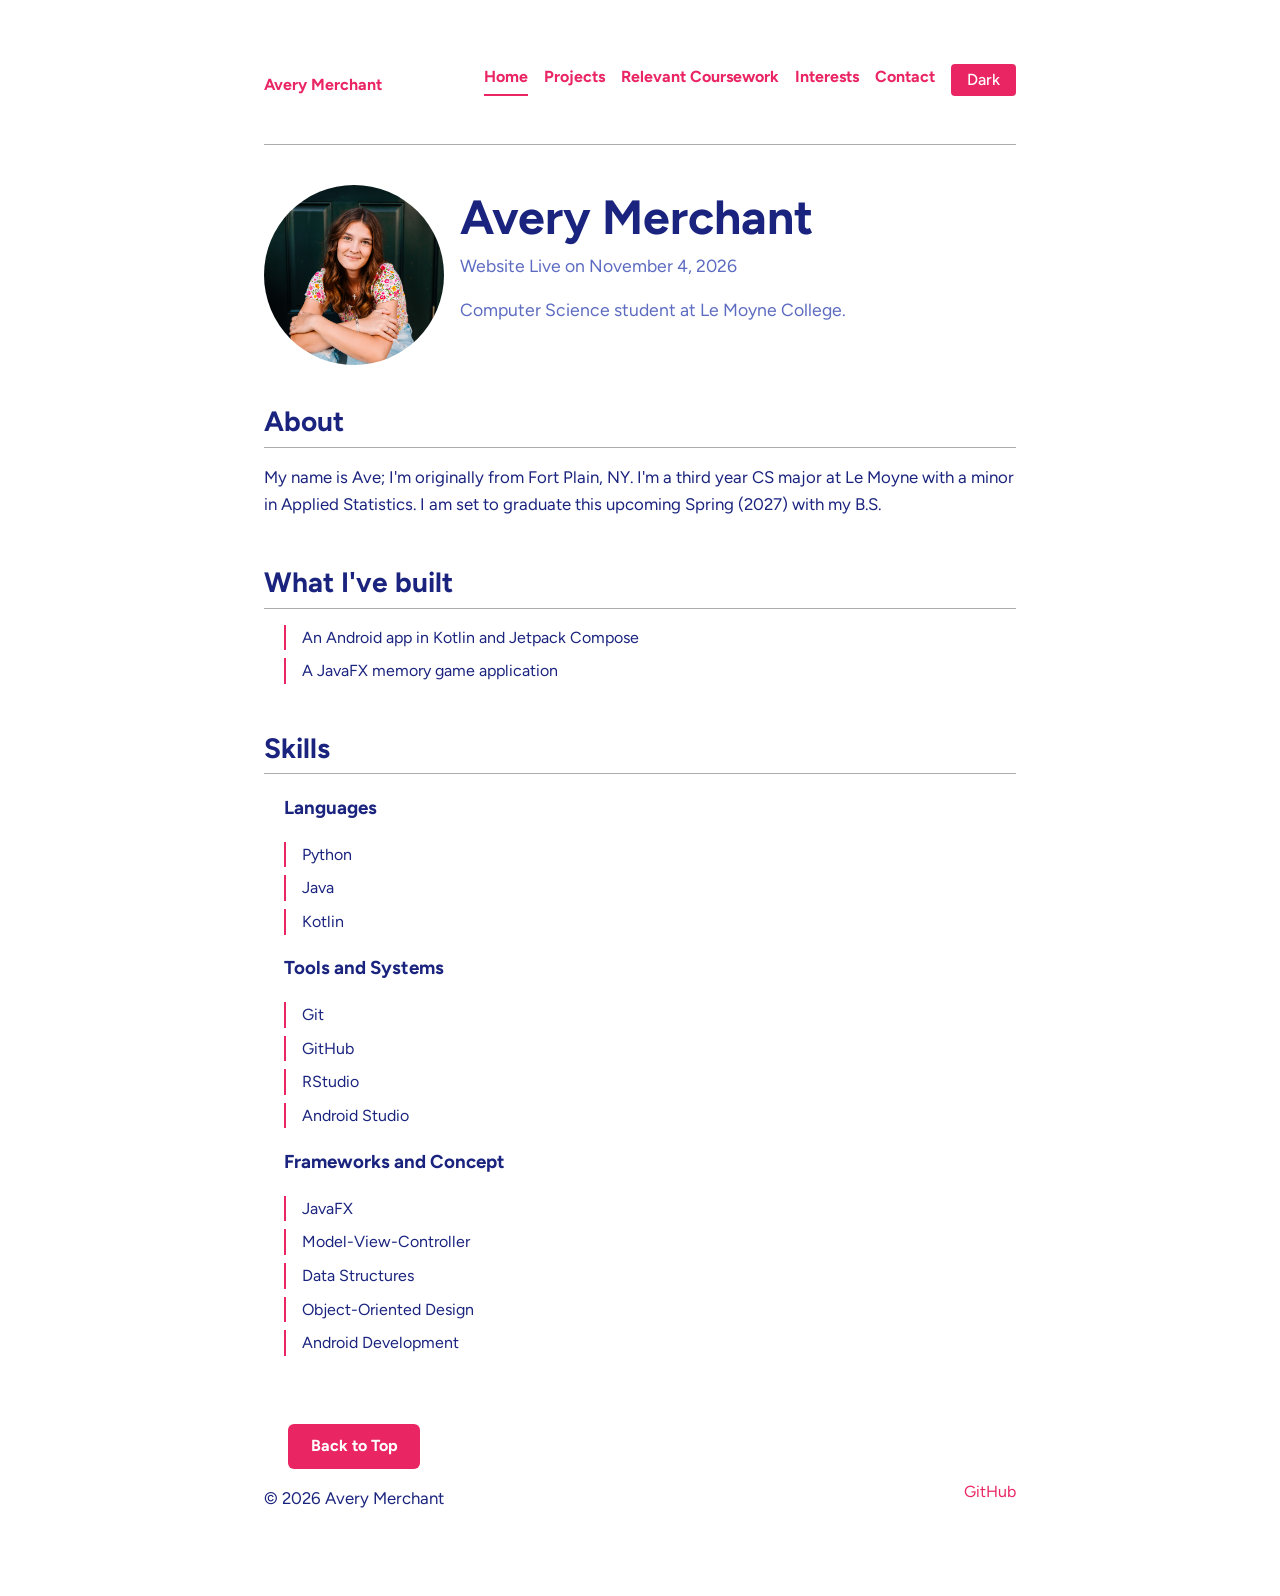
<file: index.html>
<!DOCTYPE html>
<html lang="en">
    <head>
        <meta charset="UTF-8">
        <meta name="viewport" content="width=device-width, initial-scale=1.0">
        <title>Avery Merchant</title>
        <!-- Class 12: Step 1: A typeface I choose -->
    
        <link rel="preconnect" href="https://fonts.googleapis.com">
        <link rel="preconnect" href="https://fonts.gstatic.com" crossorigin>
        <link href="https://fonts.googleapis.com/css2?family=Figtree:wght@400;700&display=swap" rel="stylesheet">
        <link rel="stylesheet" href="styles.css">
        <!-- Class 15: Step 1: My third file -->
        <script src="script.js" defer></script>
    </head>

    <body>
        <!-- Class 13: Step 2: Navigation -->
         <nav>
            <a href="index.html">Avery Merchant</a>
            <ul>
                <a href="index.html" class="current">Home</a>
                <a href="projects.html">Projects</a>
                <a href="relevantwork.html">Relevant Coursework</a>
                <a href="interests.html">Interests</a>
                <!-- Class 16: Step 1: The contact link -->
                <a href="contact.html">Contact</a>
                <!-- Class 15: Step 3: The theme button -->
                <button id="theme-toggle" type="button">Dark</button>
            </ul>
         </nav>
        <!--Class 11: Step 2: The page-->
        <header>
            <!-- Class 12: Step 3: An image -->
            <img src="images/me.jpeg" alt="Picture of Avery Merchant" class="portrait">
            <div>
                <h1>Avery Merchant</h1>
                <!-- Lab 17 · Task 3: something I can see -->
                <p>Website Live on November 4, 2026</p>
                <p>Computer Science student at Le Moyne College.</p>
            </div>
            
        </header>

        <main>
            <section>
                <h2>About</h2>
                <!-- Lab 11: Task 1: Replace my words with yours-->
                <p>My name is Ave; I'm originally from Fort Plain, NY. I'm a third year CS major at Le Moyne with a minor in Applied Statistics. I am set to graduate this upcoming Spring (2027) with my B.S.</p>
            </section>

            <section>
                <h2>What I've built</h2>
                <ul>
                    <!-- Lab 11: Task 1: Replace my words with yours-->
                    <li>An Android app in Kotlin and Jetpack Compose</li>
                    <li>A JavaFX memory game application</li>
                </ul>
            </section>

            <!-- Lab 11: Task 2: A third section-->
            <section>
                <h2>Skills</h2>
                <ul>
                    <h3>Languages</h3>
                    <li>Python</li>
                    <li>Java</li>
                    <li>Kotlin</li>

                    <h3>Tools and Systems</h3>
                    <li>Git</li>
                    <li>GitHub</li>
                    <li>RStudio</li>
                    <li>Android Studio</li>

                    <h3>Frameworks and Concept</h3>
                    <li>JavaFX</li>
                    <li>Model-View-Controller</li>
                    <li>Data Structures</li>
                    <li>Object-Oriented Design</li>
                    <li>Android Development</li>
                </ul>
            </section>
        </main>
         <!-- Lab 12: Task 3: Two things in the footer-->
        <footer>
            <ul>
                <!-- Lab 15: Task 5: A back-to-top button -->
                <button id="back-to-top" type="button">Back to Top</button>
                <!-- Class 15: Step 2: The year, written by JavaScript -->
                <p>&copy; <span id="year"></span> Avery Merchant</p>
            </ul>
            <ul>
                <p> </p>
                <!-- Lab 11: Task 3: A link off your page-->
                <a href="https://github.com/avemerchant" target="_blank" rel="noopener">GitHub</a>
            </ul>
        </footer>
    </body>
</html>
</file>
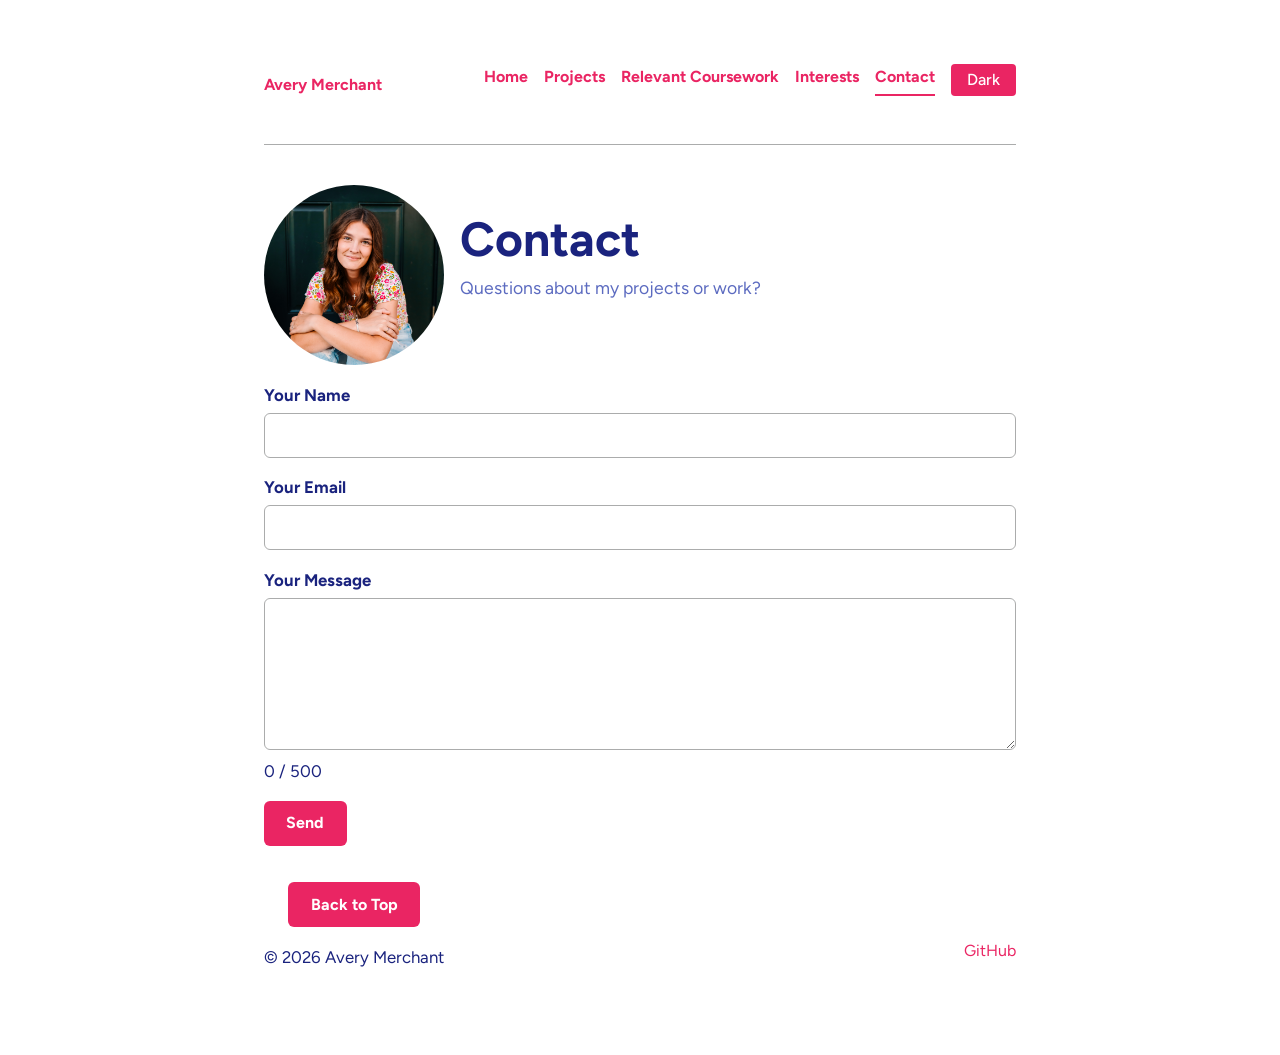
<file: contact.html>
<!DOCTYPE html>
<html lang="en">
    <head>
        <meta charset="UTF-8">
        <meta name="viewport" content="width=device-width, initial-scale=1.0">
        <!-- Class 16: Step 1: My contact page -->
        <title>Contact - Avery Merchant</title>
        <!-- Class 12: Step 1: A typeface I choose -->
    
        <link rel="preconnect" href="https://fonts.googleapis.com">
        <link rel="preconnect" href="https://fonts.gstatic.com" crossorigin>
        <link href="https://fonts.googleapis.com/css2?family=Figtree:wght@400;700&display=swap" rel="stylesheet">
        <link rel="stylesheet" href="styles.css">
        <!-- Class 15: Step 1: My third file -->
        <script src="script.js" defer></script>
    </head>

    <body>
        <!-- Class 13: Step 2: Navigation -->
         <nav>
            <a href="index.html">Avery Merchant</a>
            <ul>
                <a href="index.html">Home</a>
                <a href="projects.html">Projects</a>
                <a href="relevantwork.html">Relevant Coursework</a>
                <a href="interests.html">Interests</a>
                <!-- Class 16: Step 1: The contact link -->
                <a href="contact.html" class="current">Contact</a>
                <!-- Class 15: Step 3: The theme button -->
                <button id="theme-toggle" type="button">Dark</button>
            </ul>
         </nav>
        <!--Class 11: Step 2: The page-->
        <header>
            <!-- Class 12: Step 3: An image -->
            <img src="images/me.jpeg" alt="Picture of Avery Merchant" class="portrait">
            <div>
                <h1>Contact</h1>
                <p>Questions about my projects or work?</p>
            </div>
            
        </header>

        <main>
            <!-- Class 16: Step 2: A form -->
            <!-- Class 18: Step 1: Let Netlify handle the submission -->
            <form id="contact-form" name="contact" method="POST" data-netlify="true" netlify-honeypot="bot-field" action="/thanks.html">
                <p class="hidden-field">
                    <label>Leave this empty: <input name="bot-field" type="text"></label>
                </p>

                <p>
                    <label for="name">Your Name</label>
                    <input id="name" name="name" input_type="text" required>
                </p>
                <p>
                    <label for="email">Your Email</label>
                    <!-- Lab 18: Step 6: A fix -->
                    <input id="email" name="email" type="email" required>
                </p>
                <p>
                    <label for="message">Your Message</label>
                    <textarea id="message" name="message" rows="5" required></textarea>
                    <span id="current-count">0</span> / <span id="max-count">500</span>
                </p>
                <button type="submit">Send</button>
            </form>

            <p id="form-status" role="status"></p>
        </main>
         <!-- Lab 12: Task 3: Two things in the footer-->
        <footer>
            <ul>
                <!-- Lab 15: Task 5: A back-to-top button -->
                <button id="back-to-top" type="button">Back to Top</button>
                <!-- Class 15: Step 2: The year, written by JavaScript -->
                <p>&copy; <span id="year"></span> Avery Merchant</p>
            </ul>
            <ul>
                <p> </p>
                <!-- Lab 11: Task 3: A link off your page-->
                <a href="https://github.com/avemerchant" target="_blank" rel="noopener">GitHub</a>
            </ul>
        </footer>
    </body>
</html>
</file>
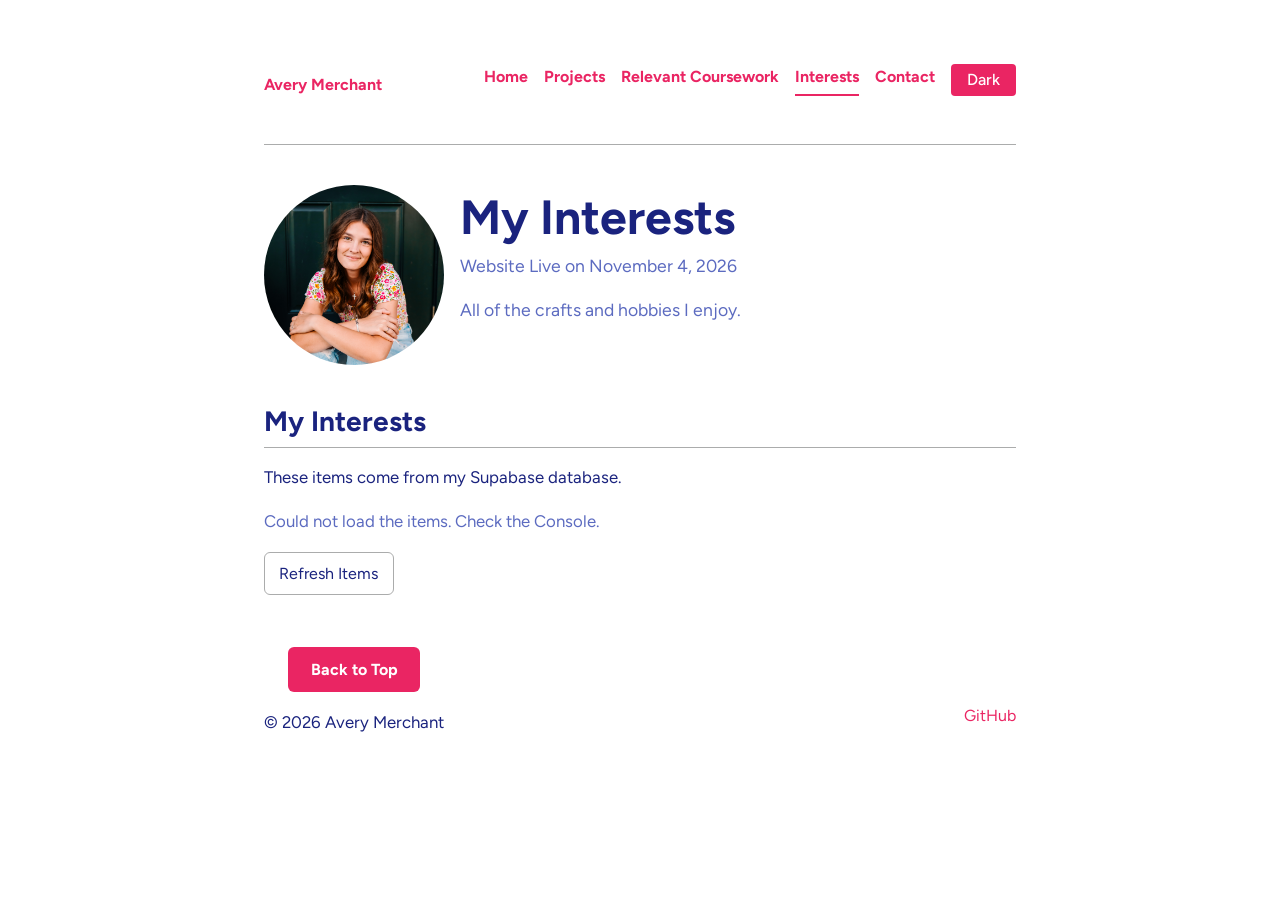
<file: interests.html>
<!doctype html>
<html lang="en">
  <head>
    <meta charset="UTF-8" />
    <meta name="viewport" content="width=device-width, initial-scale=1.0" />
    <title>Interests - Avery Merchant</title>
    <!-- Class 12: Step 1: A typeface I choose -->

    <link rel="preconnect" href="https://fonts.googleapis.com" />
    <link rel="preconnect" href="https://fonts.gstatic.com" crossorigin />
    <link
      href="https://fonts.googleapis.com/css2?family=Figtree:wght@400;700&display=swap"
      rel="stylesheet"
    />
    <link rel="stylesheet" href="styles.css" />
    <!-- Class 15: Step 1: My third file -->
    <script src="script.js" defer></script>
    <!-- Class 20: Step 2: API connection, then API page -->
     <script src="config.js" defer></script>
    <script src="interests.js" defer></script>
  </head>

  <body>
    <!-- Class 13: Step 2: Navigation -->
    <nav>
      <a href="index.html">Avery Merchant</a>
      <ul>
        <a href="index.html">Home</a>
        <a href="projects.html">Projects</a>
        <a href="relevantwork.html">Relevant Coursework</a>
        <a href="interests.html" class="current">Interests</a>
        <!-- Class 16: Step 1: The contact link -->
        <a href="contact.html">Contact</a>
        <!-- Class 15: Step 3: The theme button -->
        <button id="theme-toggle" type="button">Dark</button>
      </ul>
    </nav>
    <!--Class 11: Step 2: The page-->
    <header>
      <!-- Class 12: Step 3: An image -->
      <img
        src="images/me.jpeg"
        alt="Picture of Avery Merchant"
        class="portrait"
      />
      <div>
        <h1>My Interests</h1>
        <!-- Lab 17 · Task 3: something I can see -->
        <p>Website Live on November 4, 2026</p>
        <p>All of the crafts and hobbies I enjoy.</p>
      </div>
    </header>

    <main>
      <!-- Class 20: Step 1: Add inside the existing <main> on interests.html -->
      <section class="interests-section">
        <h2>My Interests</h2>
        <p>These items come from my Supabase database.</p>
        <p id="showcase-status" role="status">Waiting to load...</p>
        <p id="showcase-count"></p>
        <!-- Lab 20: Task 2: Ask the API again -->
         <button id="showcase-refresh" type="button">Refresh Items</button>
        <div id="showcase-grid" class="showcase-grid"></div>
      </section>
    </main>
    <!-- Lab 12: Task 3: Two things in the footer-->
    <footer>
      <ul>
        <!-- Lab 15: Task 5: A back-to-top button -->
        <button id="back-to-top" type="button">Back to Top</button>
        <!-- Class 15: Step 2: The year, written by JavaScript -->
        <p>&copy; <span id="year"></span> Avery Merchant</p>
      </ul>
      <ul>
        <p></p>
        <!-- Lab 11: Task 3: A link off your page-->
        <a href="https://github.com/avemerchant" target="_blank" rel="noopener">GitHub</a
        >
      </ul>
    </footer>
  </body>
</html>
</file>
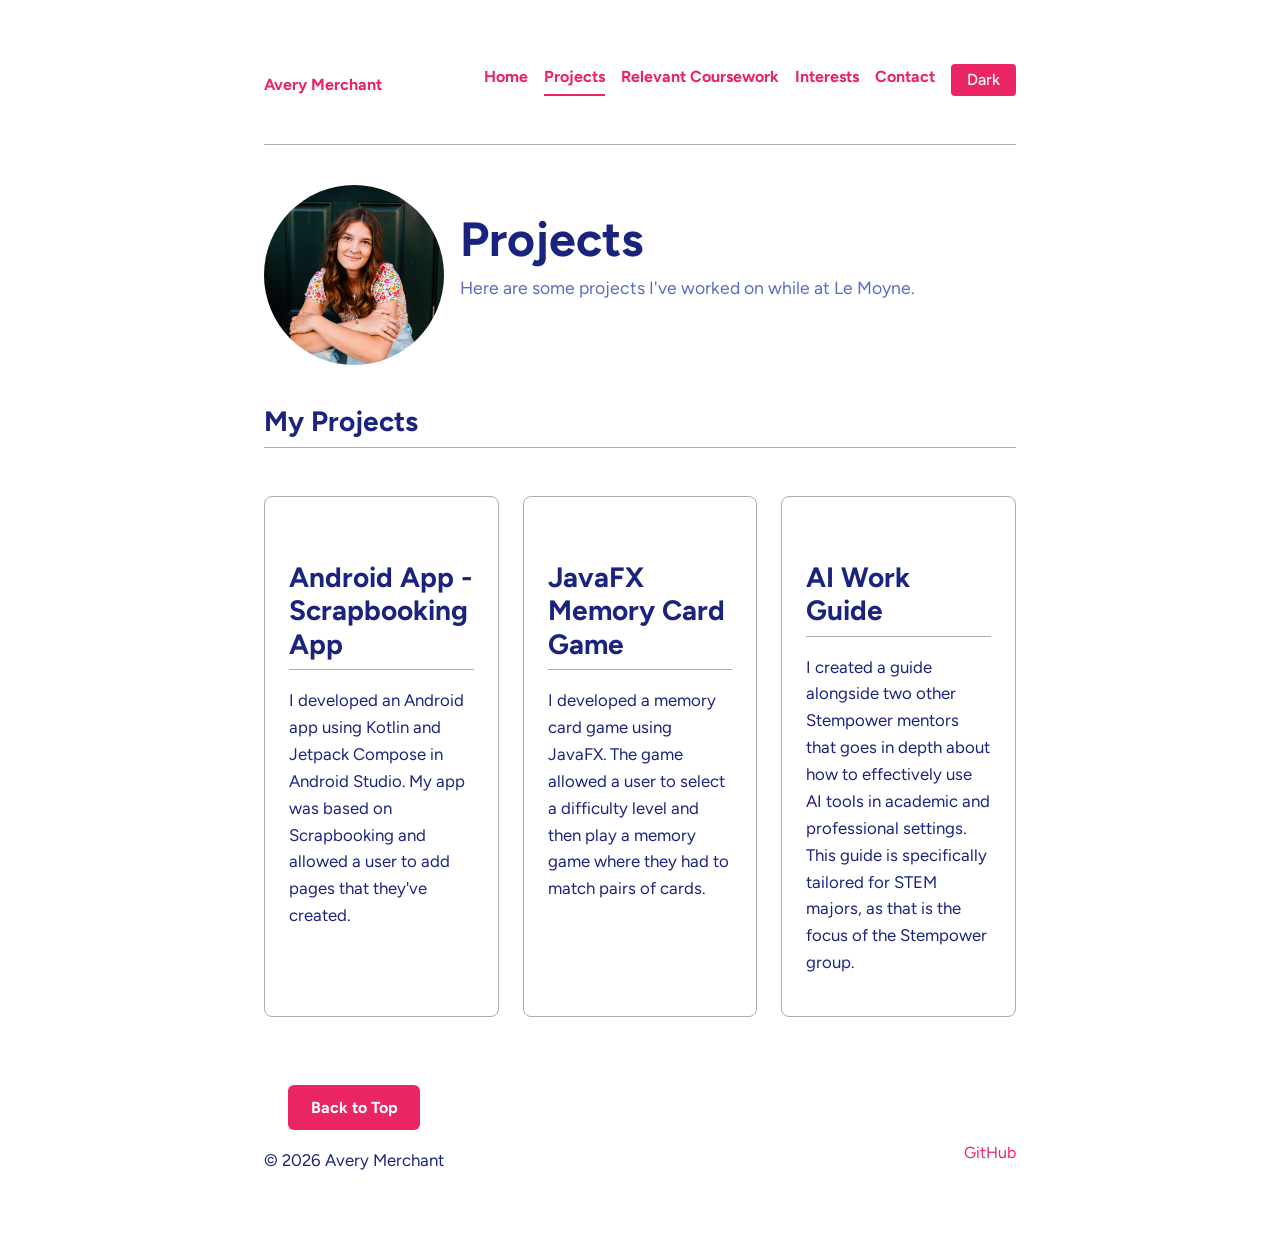
<file: projects.html>
<!DOCTYPE html>
<html lang="en">
    <head>
        <meta charset="UTF-8">
        <meta name="viewport" content="width=device-width, initial-scale=1.0">
        <!-- Class 13: Step 1: My second page -->
        <title>Projects - Avery Merchant</title>
        <!-- Class 12: Step 1: A typeface I choose -->
        <link rel="preconnect" href="https://fonts.googleapis.com">
        <link rel="preconnect" href="https://fonts.gstatic.com" crossorigin>
        <link href="https://fonts.googleapis.com/css2?family=Figtree:wght@400;700&display=swap" rel="stylesheet">
        <link rel="stylesheet" href="styles.css">
        <!-- Lab 15: Task 1: My third file -->
        <script src="script.js" defer></script>
    </head>

    <body>
        <!-- Class 13: Step 2: Navigation -->
         <nav>
            <a href="index.html">Avery Merchant</a>
            <ul>
                <a href="index.html">Home</a>
                <a href="projects.html" class="current">Projects</a>
                <a href="relevantwork.html">Relevant Coursework</a>
                <a href="interests.html">Interests</a>
                <!-- Class 16: Step 1: The contact link -->
                <a href="contact.html">Contact</a>
                <!-- Lab 15: Task 1: The theme button -->
                <button id="theme-toggle" type="button">Dark</button>
            </ul>
         </nav>
        <!--Class 11: Step 2: The page-->
        <header>
            <!-- Class 12: Step 3: An image -->
            <img src="images/me.jpeg" alt="Picture of Avery Merchant" class="portrait">
            <div>
                <h1>Projects</h1>
                <p>Here are some projects I've worked on while at Le Moyne.</p>
            </div>
            
        </header>

        <main>
            <section>
                <h2>My Projects</h2>
            </section>
            <!-- Class 14: Step 1: A row of cards -->
             <div class="cards">
                <section class="card">
                    <h2>Android App - Scrapbooking App</h2>
                    <p>I developed an Android app using Kotlin and Jetpack Compose in Android Studio. My app was based on Scrapbooking and allowed a user to add pages that they've created.</p>
                </section>
                <section class="card">
                    <h2>JavaFX Memory Card Game</h2>
                    <p>I developed a memory card game using JavaFX. The game allowed a user to select a difficulty level and then play a memory game where they had to match pairs of cards.</p>
                </section>
                <section class="card">
                    <h2>AI Work Guide</h2>   
                    <p>I created a  guide alongside two other Stempower mentors that goes in depth about how to effectively use AI tools in academic and professional settings. This guide is specifically tailored for STEM majors, as that is the focus of the Stempower group.</p> 
                </section>        
            </div>
        </main>
         <!-- Lab 12: Task 3: Two things in the footer-->
        <footer>
            <ul>
                <!-- Lab 15: Task 5: A back-to-top button -->
                <button id="back-to-top" type="button">Back to Top</button>
                <!-- Class 15: Step 2: The year, written by JavaScript -->
                <p>&copy; <span id="year"></span> Avery Merchant</p>
            </ul>
            <ul>
                <p> </p>
                <!-- Lab 11: Task 3: A link off your page-->
                <a href="https://github.com/avemerchant" target="_blank" rel="noopener">GitHub</a>
            </ul>
        </footer>
    </body>
</html>
</file>
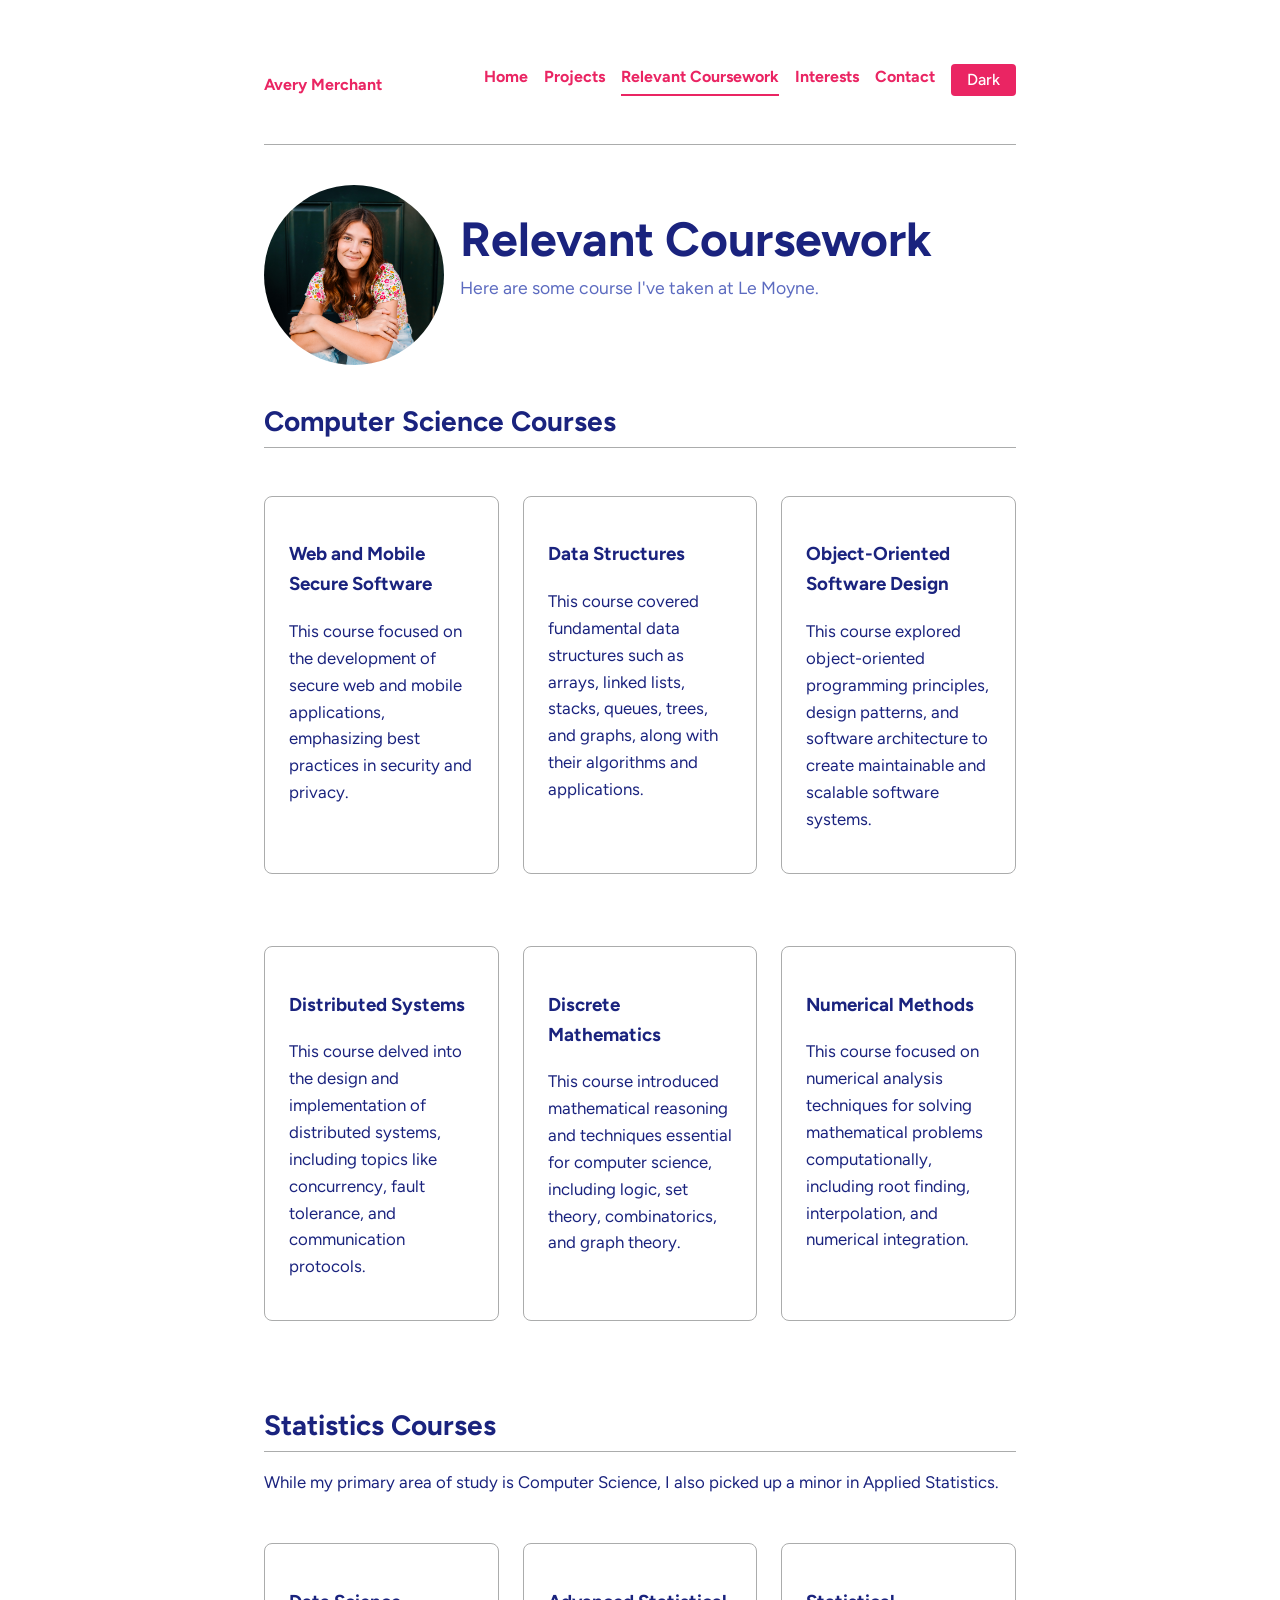
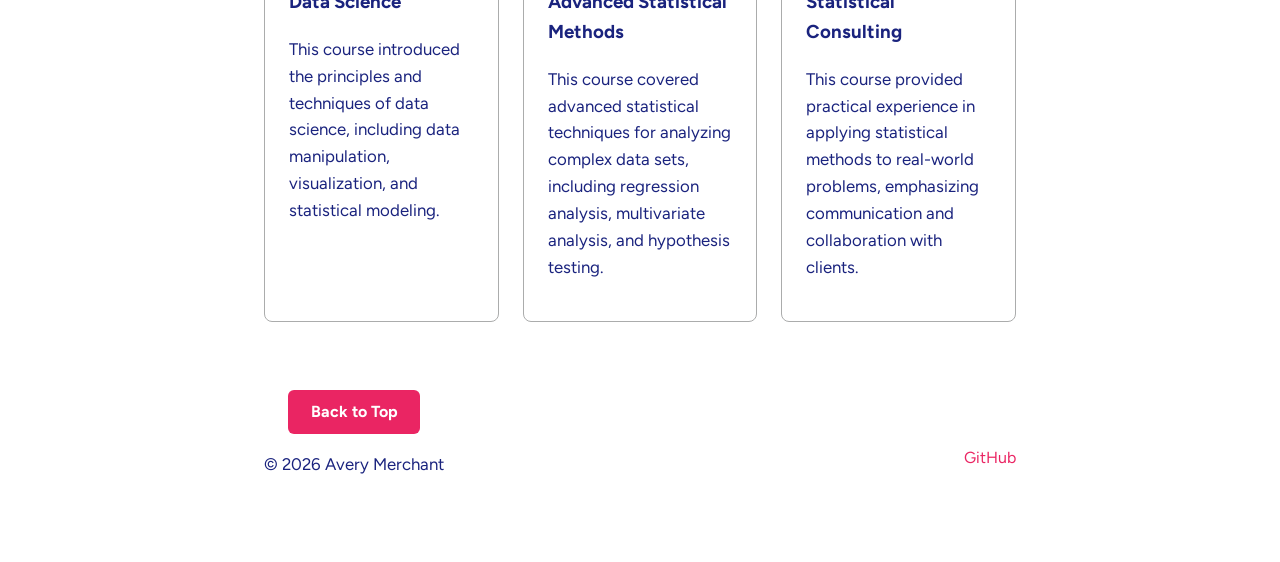
<file: relevantwork.html>
<!DOCTYPE html>
<html lang="en">
    <head>
        <meta charset="UTF-8">
        <meta name="viewport" content="width=device-width, initial-scale=1.0">
        <!-- Class 13: Step 2: My third page -->
        <title>Relevant Coursework - Avery Merchant</title>
        <!-- Class 12: Step 1: A typeface I choose -->
        <link rel="preconnect" href="https://fonts.googleapis.com">
        <link rel="preconnect" href="https://fonts.gstatic.com" crossorigin>
        <link href="https://fonts.googleapis.com/css2?family=Figtree:wght@400;700&display=swap" rel="stylesheet">
        <link rel="stylesheet" href="styles.css">
        <!-- Lab 15: Task 1: My third file -->
        <script src="script.js" defer></script>
    </head>

    <body>
        <!-- Class 13: Step 2: Navigation -->
         <nav>
            <a href="index.html">Avery Merchant</a>
            <ul>
                <a href="index.html">Home</a>
                <a href="projects.html">Projects</a>
                <a href="relevantwork.html" class="current">Relevant Coursework</a>
                <a href="interests.html">Interests</a>
                <!-- Class 16: Step 1: The contact link -->
                <a href="contact.html">Contact</a>
                <!-- Lab 15: Task 1: The theme button -->
                <button id="theme-toggle" type="button">Dark</button>
            </ul>
         </nav>
        <!--Class 11: Step 2: The page-->
        <header>
            <!-- Class 12: Step 3: An image -->
            <img src="images/me.jpeg" alt="Picture of Avery Merchant" class="portrait">
            <div>
                <h1>Relevant Coursework</h1>
                <p>Here are some course I've taken at Le Moyne.</p>
            </div>
            
        </header>

        <main>
            <section>
                <h2>Computer Science Courses</h2>
            </section>
            <div class="cards">
                <section class="card">
                    <h3>Web and Mobile Secure Software</h3>
                    <p>This course focused on the development of secure web and mobile applications, emphasizing best practices in security and privacy.</p>
                </section>
                <section class="card">
                    <h3>Data Structures</h3>
                    <p>This course covered fundamental data structures such as arrays, linked lists, stacks, queues, trees, and graphs, along with their algorithms and applications.</p>
                </section>
                <section class="card">
                    <h3>Object-Oriented Software Design</h3>
                    <p>This course explored object-oriented programming principles, design patterns, and software architecture to create maintainable and scalable software systems.</p>
                </section>
                <section class="card">
                    <h3>Distributed Systems</h3>
                    <p>This course delved into the design and implementation of distributed systems, including topics like concurrency, fault tolerance, and communication protocols.</p>
                </section>
                <section class="card">
                    <h3>Discrete Mathematics</h3>
                    <p>This course introduced mathematical reasoning and techniques essential for computer science, including logic, set theory, combinatorics, and graph theory.</p>
                </section>
                <section class="card">
                    <h3>Numerical Methods</h3>
                    <p>This course focused on numerical analysis techniques for solving mathematical problems computationally, including root finding, interpolation, and numerical integration.</p>
                </section>
            </div>
            <section>
                <h2>Statistics Courses</h2>
                <p>While my primary area of study is Computer Science, I also picked up a minor in Applied Statistics.</p>
            </section>
            <div class="cards">
                <section class="card">
                    <h3>Data Science</h3>
                    <p>This course introduced the principles and techniques of data science, including data manipulation, visualization, and statistical modeling.</p>
                </section>
                <section class="card">
                    <h3>Advanced Statistical Methods</h3>
                    <p>This course covered advanced statistical techniques for analyzing complex data sets, including regression analysis, multivariate analysis, and hypothesis testing.</p>
                </section>
                <section class="card">
                    <h3>Statistical Consulting</h3>
                    <p>This course provided practical experience in applying statistical methods to real-world problems, emphasizing communication and collaboration with clients.</p>
                </section>
            </div>
            
        </main>
         <!-- Lab 12: Task 3: Two things in the footer-->
        <footer>
            <ul>
                <!-- Lab 15: Task 5: A back-to-top button -->
                <button id="back-to-top" type="button">Back to Top</button>
                <!-- Class 15: Step 2: The year, written by JavaScript -->
                <p>&copy; <span id="year"></span> Avery Merchant</p>
            </ul>
            <ul>
                <p> </p>
                <!-- Lab 11: Task 3: A link off your page-->
                <a href="https://github.com/avemerchant" target="_blank" rel="noopener">GitHub</a>
            </ul>
        </footer>
    </body>
</html>
</file>
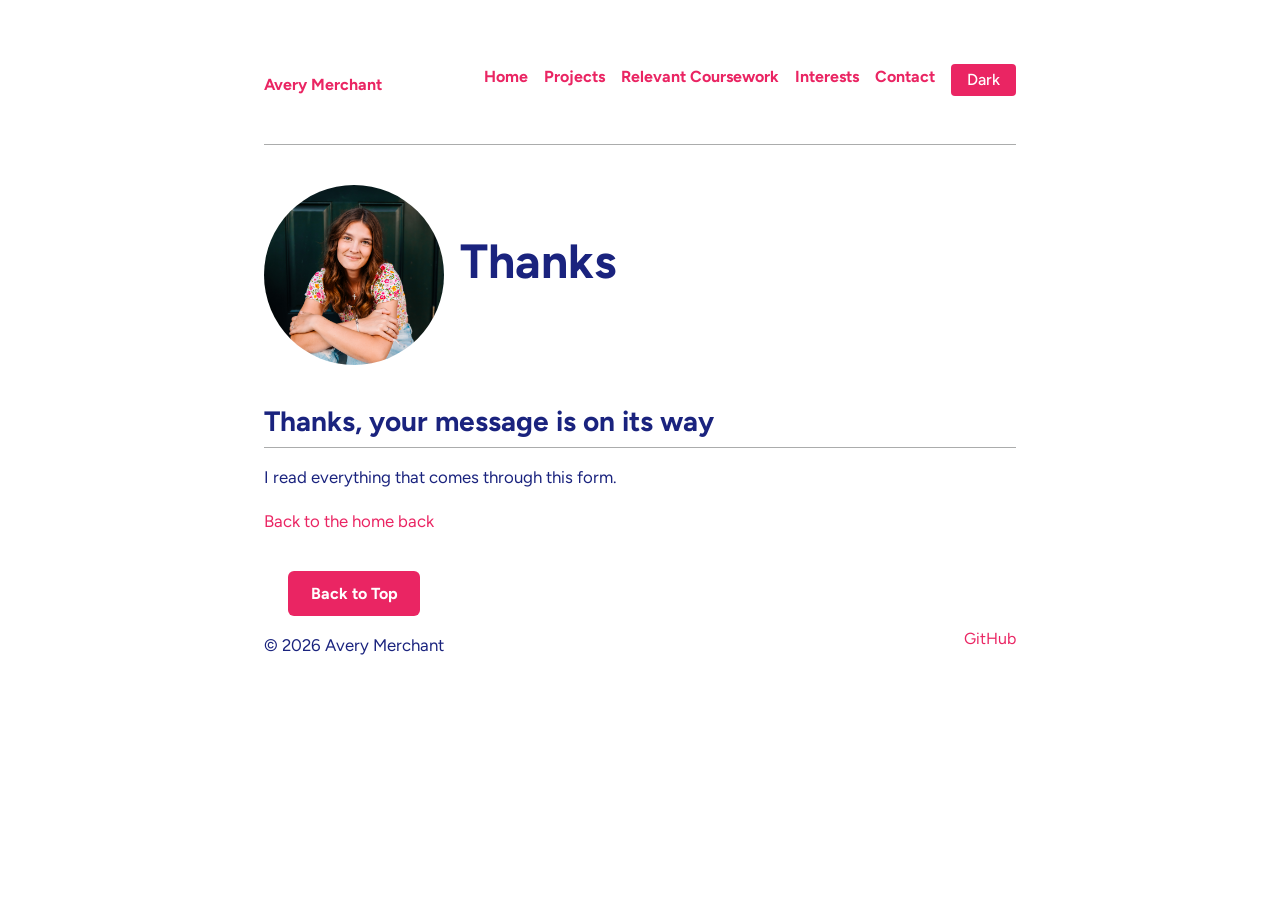
<file: thanks.html>
<!doctype html>
<html lang="en">
  <head>
    <meta charset="UTF-8" />
    <meta name="viewport" content="width=device-width, initial-scale=1.0" />
    <!-- Class 16: Step 1: My contact page -->
    <title>Thanks - Avery Merchant</title>
    <!-- Class 12: Step 1: A typeface I choose -->

    <link rel="preconnect" href="https://fonts.googleapis.com" />
    <link rel="preconnect" href="https://fonts.gstatic.com" crossorigin />
    <link
      href="https://fonts.googleapis.com/css2?family=Figtree:wght@400;700&display=swap"
      rel="stylesheet"
    />
    <link rel="stylesheet" href="/styles.css"/>
    <!-- Class 15: Step 1: My third file -->
    <script src="/script.js" defer></script>
  </head>

  <body>
    <!-- Class 13: Step 2: Navigation -->
    <nav>
      <a href="/index.html">Avery Merchant</a>
      <ul>
        <a href="/index.html">Home</a>
        <a href="/projects.html">Projects</a>
        <a href="/relevantwork.html">Relevant Coursework</a>
        <a href="/interests.html">Interests</a>
        <!-- Class 16: Step 1: The contact link -->
        <a href="/contact.html">Contact</a>
        <!-- Class 15: Step 3: The theme button -->
        <button id="theme-toggle" type="button">Dark</button>
      </ul>
    </nav>
    <!--Class 11: Step 2: The page-->
    <header>
      <!-- Class 12: Step 3: An image -->
      <img
        src="/images/me.jpeg"
        alt="Picture of Avery Merchant"
        class="portrait"
      />
      <div>
        <h1>Thanks</h1>
      </div>
    </header>

    <main>
      <!-- Lab 18: Task 2: Where the form lands -->
      <h2>Thanks, your message is on its way</h2>
      <p>I read everything that comes through this form.</p>
      <p><a href="/index.html">Back to the home back</a></p>
    </main>
    <!-- Lab 12: Task 3: Two things in the footer-->
    <footer>
      <ul>
        <!-- Lab 15: Task 5: A back-to-top button -->
        <button id="back-to-top" type="button">Back to Top</button>
        <!-- Class 15: Step 2: The year, written by JavaScript -->
        <p>&copy; <span id="year"></span> Avery Merchant</p>
      </ul>
      <ul>
        <p></p>
        <!-- Lab 11: Task 3: A link off your page-->
        <a href="https://github.com/avemerchant" target="_blank" rel="noopener"
          >GitHub</a
        >
      </ul>
    </footer>
  </body>
</html>
</file>
<file: styles.css>
/* Class 16: Step 3: Padding counts inside width, not on top of it */
* {
    box-sizing: border-box
}

/* Class 11: Step 4: The basics */
:root {
    --text: #1A237E;
    --text-muted: #5C6BC0;
    --accent: #EA2563;
    --background: #ffffff;
    --border: #abacac;
    --error: crimson;
}

body {
    font-family: "Figtree", system-ui, -apple-system, "Segoe UI", sans-serif;
    color: var(--text);
    background: var(--background);
    line-height: 1.6;
    /* Lab 14: Task 5: Break your own page */
    max-width: 50rem;
    margin: 0 auto;
    padding: 3rem 1.5rem;
}

h1 { 
    font-size: 3rem; /* Class 12: Step 2: My own scale */
    margin-bottom: 0.25rem; 
    margin-top: -1rem;
    /* Lab 14: Task 5: Break my own page */
    line-height: 1.3;
}

header p { 
    color: var(--text-muted); 
    font-size: 1.1rem; 
    margin-top: 0; 
    flex-wrap: wrap;
}

nav button {
    font: inherit;
    font-weight: 500;
    color: var(--background);
    background: var(--accent);
    border: none;
    border-radius: 4px;
    padding: 0.2rem 1rem;
    cursor: pointer;
}


h2 {
    font-size: 1.75rem; /* Class 12: Step 2 */
    line-height: 1.2; /* Class 12: Step 2 */
    margin-top: 2.5rem;
    border-bottom: 1px solid var(--border);
    padding-bottom: 0.5rem;
    margin-bottom: 1rem;
}

p { 
    font-size: 1.05rem; /* Class 12: Step 2 */
    margin-bottom: 1rem;
}

/* Lab 12: Task 3: Footer */
/* Lab 14: Task 4: Foot stacks on narrow screens */
/* Lab 18: Task 6: A fix */
footer { 
    display: flex;
    flex-direction: column;
    flex-wrap: wrap;
    align-items: center;
    justify-content: center;
    text-align: center;
    width: 100%;
    padding: 20px 0;
}

footer ul {
    display: flex;
    flex-direction: column;
    justify-content: center;
    align-items: center;
    list-style: none;
    padding: 0;
    margin: 0;
}

footer button {
    font: inherit;
    font-weight: 700;
    color: var(--background);
    background: var(--accent);
    border: none;
    border-radius: 6px;
    padding: 0.6rem 1.4rem;
    cursor: pointer;
}

@media (min-width: 43rem) {
    footer { 
        flex-direction: row; 
        justify-content: space-between;
        align-items: center;
    }
}

/* Lab 11: Task 4: Links */
a {
    color: var(--accent);
    text-decoration: none;
    border-bottom: 1px solid transparent;
}

a:hover { border-bottom-color: var(--accent); }

.portrait {
    width: 180px;
    height: 180px;
    object-fit: cover;
    border-radius: 50%;
    margin-top: 0.5rem;
}

section {
    margin-bottom: 3rem;
}

/* Lab 12: Task 2: List without bullets */
ul {
    list-style: none;
    padding-left: 1.25rem;
}

li {
    margin-bottom: 0.5rem;
    padding-left: 1rem;
    border-left: 2px solid var(--accent)
}

/* Lab 12: Task 1: Header side by side */
header {
    /* Lab 12: Task 4: Let the header stack when there isn't room */
    flex-wrap: wrap;
    display: flex;
    align-items: center;
    /* Lab 12: Task 4: Changing the gap */
    gap: 1rem;
}

/* Lab 13: Task 4: Separate the bar from the header */
nav {
    padding-bottom: 1rem;
    border-bottom: 1px solid var(--border);
    margin-bottom: 2rem;
    display: flex;
    justify-content: space-between;
    align-items: center;
    flex-wrap: wrap;
}

/* Lab 13: Step 3: The nav bar */
nav a {
    text-decoration: none;
    font-weight: 700;
    padding-bottom: 0.25rem;
    border-bottom: 2px solid transparent;
}

nav a:hover {
    border-bottom-color: var(--accent);
}

/* Lab 13: Task 1: Which page am I on */
nav a.current {
    border-bottom-color: var(--accent);
    color: var(--accent);
}

/* Lab 14: Task 1: The nav stacks on narrow screens */
nav ul {
    display: flex;
    gap: 1rem;
    list-style: none;
    padding-left: 0;
    margin-bottom: 2rem;
    flex-direction: column;
}

@media (min-width: 33rem) {
    nav ul{
        flex-direction: row;
    }
}

/* Class 14: Step 2: The cards go in a row */
/* Class 14: Step 3: Stack by default */
/* Class 14: Step 5: Break my own page */
.cards {
    display: flex;
    /* Lab 14: Task 6: One layout choice of my own */
    flex-wrap: wrap;
    flex-direction: column;
    gap: 1.5rem;
}

.card {
    flex: 1 1 calc(33.333% - 1rem);
    padding: 1.5rem;
    border: 1px solid var(--border);
    border-radius: 8px;
}

/* Class 14: Step 3: A row when there's room */
@media (min-width: 43rem) {
    .cards {
        flex-direction: row;
    }
}

body.dark {
    --text: white;
    --text-muted: silver;
    --accent: #EA2563;
    --background: black;
    --border: dimgray;
    --error: lightsalmon;
}

/* Class 16: Step 3: The form */
form label {
    display: block;
    font-weight: 700;
    margin-bottom: 0.25rem;
}

form input, form textarea {
    font: inherit;
    width: 100%;
    padding: 0.5rem;
    border: 1px solid var(--border);
    border-radius: 6px;
    background: var(--background);
    color: var(--text);
}

form input:focus, form textarea:focus {
    border-color: var(--accent);
    outline: 2px solid var(--accent);
    outline-offset: 2px;
}

form button {
    font: inherit;
    font-weight: 700;
    color: var(--background);
    background: var(--accent);
    border: none;
    border-radius: 6px;
    padding: 0.6rem 1.4rem;
    cursor: pointer;
}

#form-status {
    font-weight: 500;
    color: var(--accent);
}

/* Lab 16: Task 2: The error state */
#form-status.error {
    color: var(--error);
}

/* Class 18: Step 2: The honeypot, hidden from people */
.hidden-field {
    display: none;
}

/* CLass 20: Step 5: Cards use your existing theme variables */
.interests-section { max-width: 1000px; margin: 2rem auto; }
.showcase-grid {
    display: grid;
    grid-template-columns: repeat(auto-fit, minmax(min(100%, 250px), 1fr));
    gap: 1rem;
}
.showcase-card {
    padding: 1rem;
    border: 1px solid var(--border, lightgray);
    background: var(--background, white);
    color: var(--text, black);
    border-radius: 12px;
}
.showcase-card h3 { margin: 0 0 .4rem; }
.showcase-card small { color: var(--accent, royalblue); font-weight: 700; }
.showcase-card p { line-height: 1.5; }
#showcase-status { color: var(--text-muted, dimgray); }

/* Lab 20: Task 3: Pictures and card spacing */
.showcase-card { overflow: hidden; padding:0; }
.showcase-photo { display: block; width: 100%; aspect-ratio: 16/10; object-fit: cover; }
.showcase-body { padding: 1rem; }
#showcase-refresh { font: inherit; padding: .5rem .9rem; border-radius: 6px;
    cursor: pointer; border: 1px solid var(--border, lightgray);
    color: var(--text, black); background: var(--background, white); }
#showcase-refresh:focus-visible { outline: 2px solid var(--accent, royalblue); }
</file>
